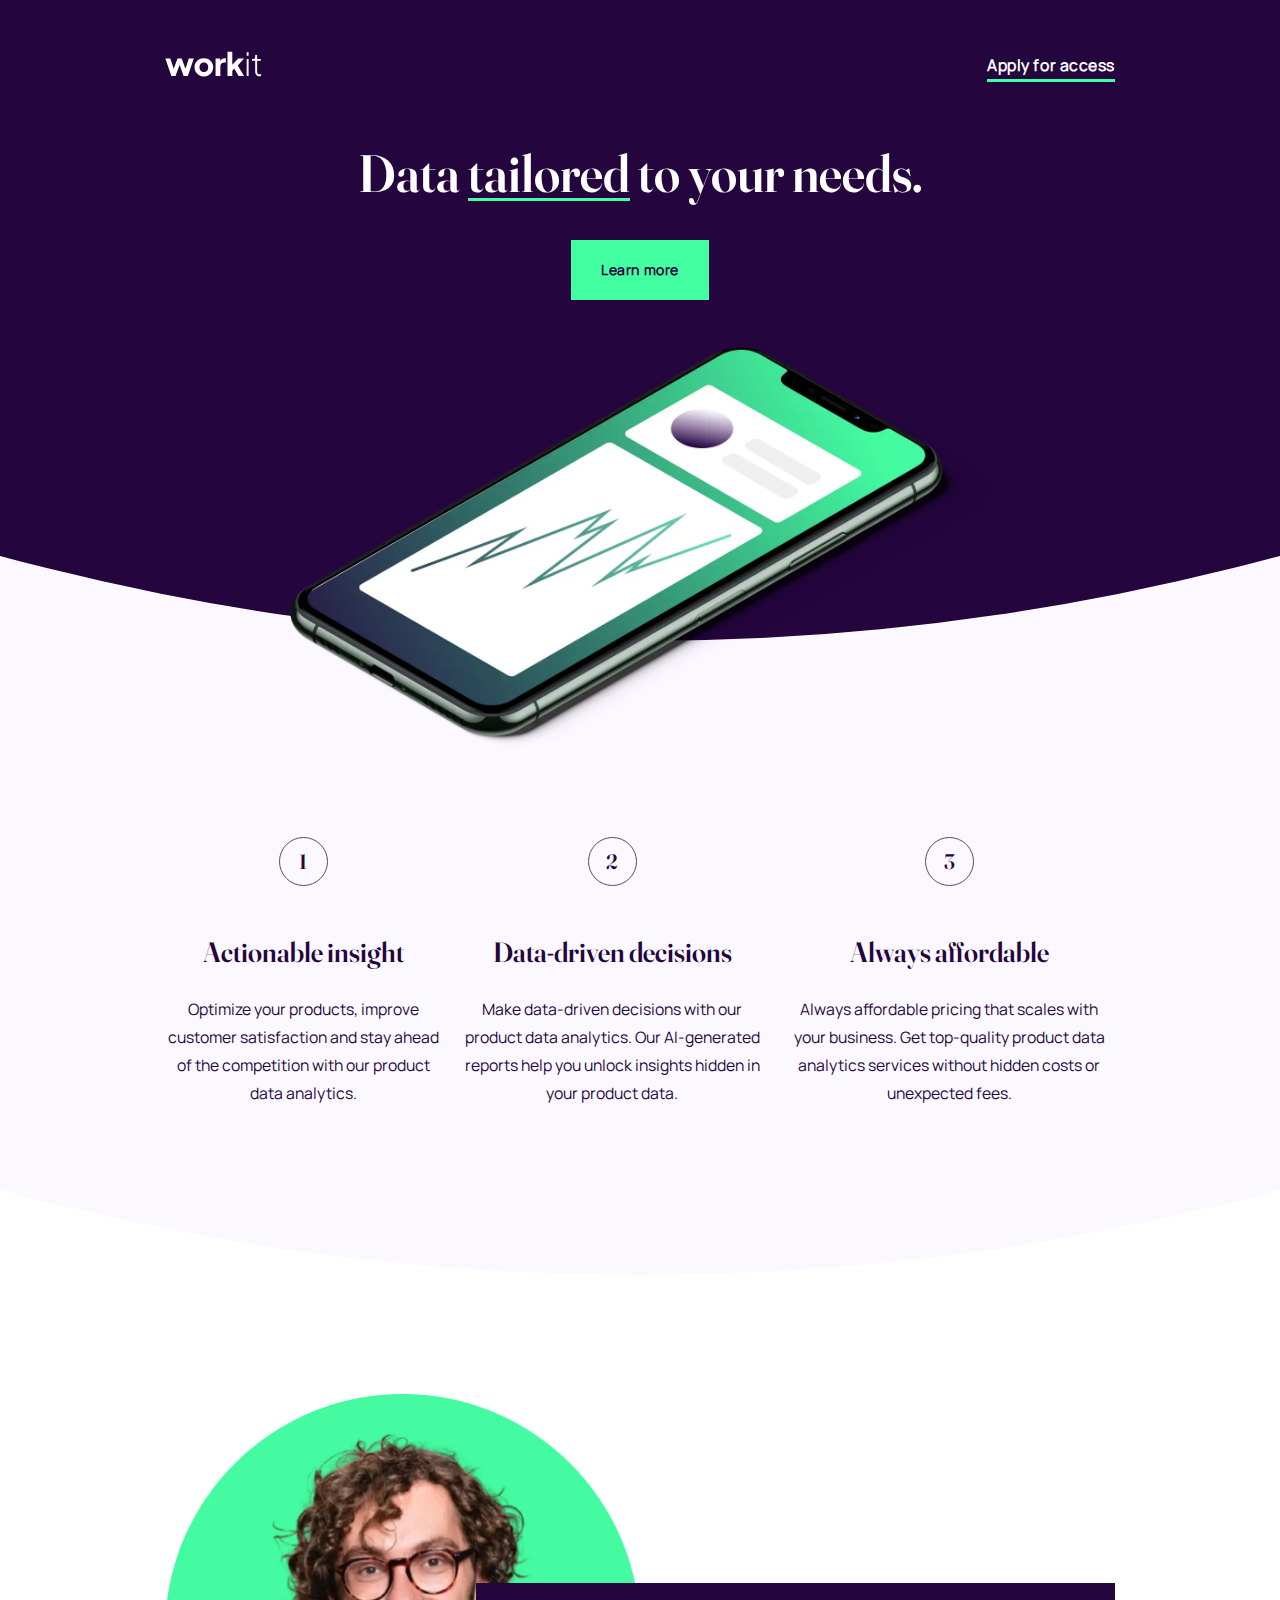
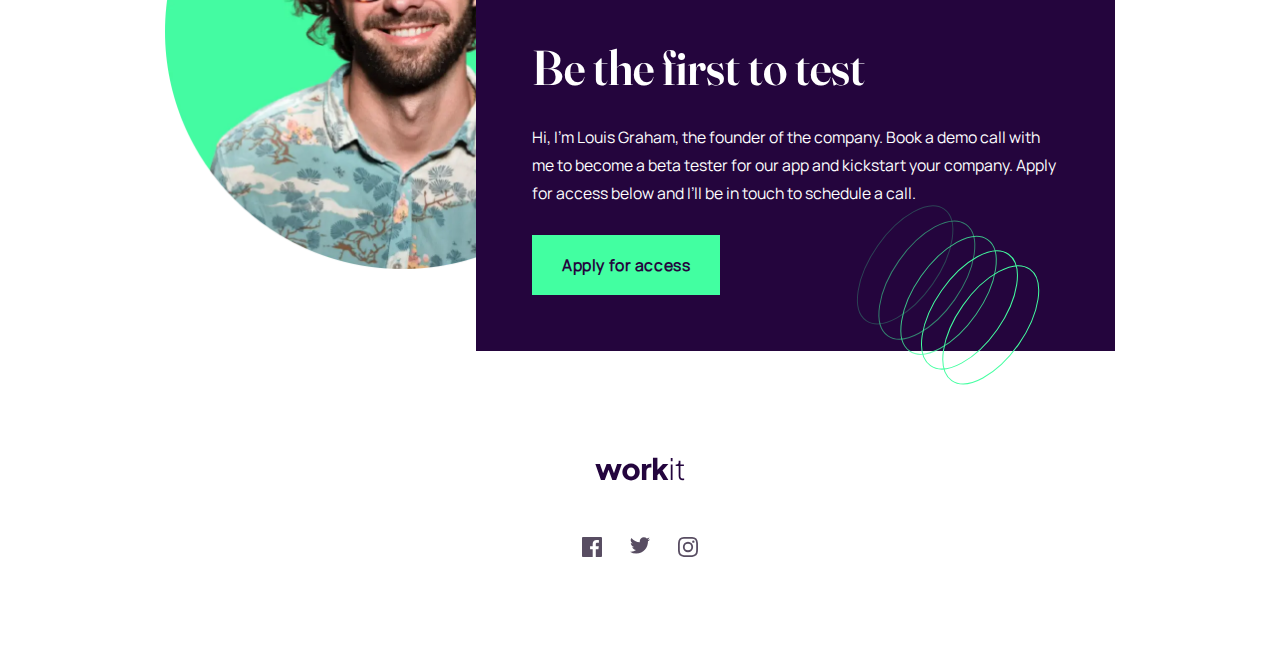
<file: index.html>
<!DOCTYPE html>
<html lang="en">
  <head>
    <meta charset="UTF-8" />
    <meta name="viewport" content="width=device-width, initial-scale=1.0" />

    <link
      rel="icon"
      type="image/png"
      sizes="32x32"
      href="./assets/images/favicon-32x32.png"
    />
    <link rel="stylesheet" href="styles/style.css" />
    <title>Frontend Mentor | Workit landing page</title>
    <meta name="google-site-verification" content="GYkfgUbqvdH84B3exIue-btTNwnUkGmZ2fWc9kNajP0" />
  </head>
  <body>
    <header>
      <div class="workit__header">
        <div class="workit__header-top">
          <a href="#">
            <img src="assets/images/logo-light.svg" alt="Logo Light" />
          </a>
          <nav>
            <ul class="workit__nav-list">
              <li>
                <a class="workit__nav-link" href="#"> Apply for access </a>
              </li>
            </ul>
          </nav>
        </div>
        <h1 class="workit__main-headline">
          Data <span class="underlined">tailored</span> to your needs.
        </h1>
        <a href="#" class="workit__learn-more-btn link-btn">Learn more</a>
      </div>
    </header>
    <main>
      <section class="workit__benefits">
        <ul class="workit__benefits-list">
          <li class="workit__benefits-item">
            <div>
              <h2 class="workit__benefits-header">Actionable insight</h2>
              <p class="workit__benefits-desc">
                Optimize your products, improve customer satisfaction and stay
                ahead of the competition with our product data analytics.
              </p>
            </div>
          </li>
          <li class="workit__benefits-item">
            <div>
              <h2 class="workit__benefits-header">Data-driven decisions</h2>
              <p class="workit__benefits-desc">
                Make data-driven decisions with our product data analytics. Our
                AI-generated reports help you unlock insights hidden in your
                product data.
              </p>
            </div>
          </li>
          <li class="workit__benefits-item">
            <div>
              <h2 class="workit__benefits-header">Always affordable</h2>
              <p class="workit__benefits-desc">
                Always affordable pricing that scales with your business. Get
                top-quality product data analytics services without hidden costs
                or unexpected fees.
              </p>
            </div>
          </li>
        </ul>
      </section>
      <section class="workit__cta">
        <div class="workit__cta-container">
          <div class="workit__cta-card">
            <h2 class="workit__cta-header">Be the first to test</h2>
            <p class="workit__cta-desc">
              Hi, I'm Louis Graham, the founder of the company. Book a demo call
              with me to become a beta tester for our app and kickstart your
              company. Apply for access below and I’ll be in touch to schedule a
              call.
            </p>
            <a href="#" class="workit__cta-link">Apply for access</a>
          </div>
        </div>
      </section>
      <footer>
        <div class="workit__footer">
          <a href="#" class="workit__footer-logo">
            <img src="assets/images/logo-dark.svg" alt="Dark Logo" width="90" />
          </a>
          <div class="workit__footer-contacts">
            <a href="#">
              <img alt="" src="assets/images/icon-facebook.svg" />
            </a>
            <a href="#">
              <img alt="" src="assets/images/icon-twitter.svg" />
            </a>
            <a href="#">
              <img alt="" src="assets/images/icon-instagram.svg" />
            </a>
          </div>
        </div>
      </footer>
    </main>

    <!-- Apply for access

  

  
  
  1

  Actionable insights
  
  Optimize your products, improve customer satisfaction and stay ahead of the competition 
  with our product data analytics.

  2

  Data-driven decisions

  Make data-driven decisions with our product data analytics. Our AI-generated reports help 
  you unlock insights hidden in your product data.

  3

  Always affordable

  Always affordable pricing that scales with your business. Get top-quality product data 
  analytics services without hidden costs or unexpected fees.

  Be the first to test

  Hi, I'm Louis Graham, the founder of the company. Book a demo call with me to become a 
  beta tester for our app and kickstart your company. Apply for access below and I’ll be 
  in touch to schedule a call.

  Apply for access -->
  </body>
</html>
</file>
<file: styles/style.css>
/* actor-regular - latin */
@font-face {
  font-display: swap;
  font-family: "Fraunces 144pt";
  font-style: normal;
  font-weight: semibold;
  src: url("../assets/fonts/fraunces/static/Fraunces_144pt-SemiBold.ttf") format("woff2");
  /* Chrome 36+, Opera 23+, Firefox 39+, Safari 12+, iOS 10+ */
}
@font-face {
  font-display: swap;
  font-family: "Manrope";
  font-style: normal;
  font-weight: regular;
  src: url("../assets/fonts/manrope/static/Manrope-Regular.ttf") format("woff2");
  /* Chrome 36+, Opera 23+, Firefox 39+, Safari 12+, iOS 10+ */
}
* {
  padding: 0;
  margin: 0;
  border: 0;
}

*,
*:before,
*:after {
  box-sizing: border-box;
}

:focus,
:active {
  outline: none;
}

a:focus,
a:active {
  outline: none;
}

nav,
footer,
header,
aside {
  display: block;
}

html,
body {
  height: 100%;
  font-size: 100%;
  line-height: 1;
  font-size: 14px;
  -ms-text-size-adjust: 100%;
  -moz-text-size-adjust: 100%;
  -webkit-text-size-adjust: 100%;
}

input,
button,
textarea {
  font-family: inherit;
}

input::-ms-clear {
  display: none;
}

button {
  cursor: pointer;
}

button::-moz-focus-inner {
  padding: 0;
  border: 0;
}

a,
a:visited {
  text-decoration: none;
}

a:hover {
  text-decoration: none;
}

ul li {
  list-style: none;
}

img {
  vertical-align: top;
}

h1,
h2,
h3,
h4,
h5,
h6 {
  font-family: "Fraunces 144pt";
  font-size: inherit;
  font-weight: inherit;
}

:root {
  --Dark-Purple: hsl(273,
      85%,
      13%);
  --Eucaplyptus: hsl(150,
      100%,
      63%);
  --Davys-Grey: hsl(271,
      12%,
      34%);
  --Ghost-White: hsl(276,
      100%,
      99%);
  --White: hsl(0,
      0%,
      100%);
}

body {
  width: 100%;
  background-color: var(--White);
  font-family: "Manrope";
  font-weight: 400;
  font-size: 18px;
}

header {
  width: 100%;
  position: relative;
  overflow: visible;
}
header::after {
  content: "";
  position: absolute;
  top: -8rem;
  bottom: 0rem;
  left: 0;
  right: 0;
  z-index: -1;
  background: url("../assets/images/workit-curve-1.svg") no-repeat;
  background-size: 350rem;
  background-position: bottom center;
}
@media screen and (max-width: 768px) {
  header::after {
    background-size: 200rem;
  }
}
@media screen and (max-width: 400px) {
  header::after {
    background-size: 100rem;
  }
}

.workit__header {
  box-sizing: border-box;
  padding: 3.62rem 2.5rem 4rem;
}
@media screen and (max-width: 768px) {
  .workit__header {
    padding: 2rem 2.5rem 2.5rem;
    padding-bottom: 2.5rem;
  }
}
@media screen and (max-width: 400px) {
  .workit__header {
    padding: 2rem 1rem 9.5rem;
  }
}
.workit__header::after {
  content: "";
  margin: auto;
  display: block;
  position: absolute;
  bottom: -34rem;
  left: 0;
  right: 0;
  height: 55rem;
  background: url("../assets/images/image-hero.webp") no-repeat;
  background-size: 50rem;
  background-position: center top;
}
@media screen and (max-width: 768px) {
  .workit__header::after {
    bottom: -44rem;
    height: 55rem;
    background-size: 32rem;
  }
}
@media screen and (max-width: 400px) {
  .workit__header::after {
    bottom: -50rem;
    background-size: 20rem;
  }
}
.workit__header-top {
  margin: auto;
  display: flex;
  justify-content: space-between;
  max-width: 950px;
}
.workit__nav-link {
  display: inline-block;
  color: var(--White);
  font-size: 1.125rem;
  font-weight: 700;
  line-height: 2rem;
  letter-spacing: 0.04rem;
  border-bottom: solid 0.25rem var(--Eucaplyptus);
}
@media screen and (max-width: 768px) {
  .workit__nav-link {
    font-size: 1rem;
    letter-spacing: 0.04rem;
  }
}
.workit__nav-link:hover {
  color: var(--Eucaplyptus);
}
.workit__main-headline {
  margin-top: 4rem;
  color: var(--White);
  text-align: center;
  font-size: 3.75rem;
  font-weight: semibold;
  line-height: 5rem;
  margin-bottom: 2.3rem;
}
@media screen and (max-width: 768px) {
  .workit__main-headline {
    margin-top: 3.8rem;
    color: var(--White);
    text-align: center;
    font-size: 3.75rem;
    font-weight: semibold;
    line-height: 5rem;
    margin-bottom: 2.44rem;
  }
}
@media screen and (max-width: 400px) {
  .workit__main-headline {
    margin-top: 4.4rem;
    margin-bottom: 2.5rem;
    font-size: 3.125rem;
    font-weight: semibold;
    line-height: 3.125rem;
  }
}
.workit__main-headline .underlined {
  display: inline-block;
  line-height: 3.5rem;
  border-bottom: solid 0.25rem var(--Eucaplyptus);
}
.workit__learn-more-btn {
  display: block;
  box-sizing: border-box;
  border: 2px solid transparent;
  width: -moz-max-content;
  width: max-content;
  background: var(--Eucaplyptus);
  padding: 1rem 2rem;
  margin: auto;
  color: var(--Dark-Purple);
  font-size: 1rem;
  font-weight: 700;
  line-height: 2rem;
  letter-spacing: 0.04rem;
  margin-bottom: 20.37rem;
  transition: 0.2s border, 0.2s background, 0.2s color;
}
@media screen and (max-width: 768px) {
  .workit__learn-more-btn {
    margin-bottom: 12.7rem;
  }
}
@media screen and (max-width: 400px) {
  .workit__learn-more-btn {
    margin-bottom: 0rem;
  }
}
.workit__learn-more-btn:hover {
  color: var(--Eucaplyptus);
  background: transparent;
  border: 2px solid var(--Eucaplyptus);
  box-sizing: border-box;
}
.workit__benefits {
  position: relative;
  padding: 14rem 2rem 12rem;
  display: block;
}
@media screen and (max-width: 768px) {
  .workit__benefits {
    padding: 12rem 6rem 6rem;
  }
}
@media screen and (max-width: 400px) {
  .workit__benefits {
    padding: 9.7rem 1rem 4rem;
  }
}
.workit__benefits::after {
  content: "";
  position: absolute;
  top: -8rem;
  bottom: 0rem;
  left: 0;
  right: 0;
  z-index: -2;
  background: url("../assets/images/workit-curve-2.svg") no-repeat;
  background-size: 350rem;
  background-position: bottom center;
}
@media screen and (max-width: 768px) {
  .workit__benefits::after {
    background-size: 200rem;
  }
}
@media screen and (max-width: 400px) {
  .workit__benefits::after {
    background-size: 100rem;
  }
}
.workit__benefits-list {
  max-width: 950px;
  margin: auto;
  display: flex;
  gap: 1rem;
  counter-reset: list;
  align-items: flex-start;
}
@media screen and (max-width: 768px) {
  .workit__benefits-list {
    flex-direction: column;
    justify-content: stretch;
    gap: 3rem;
  }
}
@media screen and (max-width: 400px) {
  .workit__benefits-list {
    gap: 2.5rem;
  }
}
.workit__benefits-item {
  display: flex;
  flex-direction: column;
}
@media screen and (max-width: 768px) {
  .workit__benefits-item {
    flex-direction: row;
    gap: 2rem;
  }
}
@media screen and (max-width: 400px) {
  .workit__benefits-item {
    flex-direction: column;
  }
}
.workit__benefits-item:before {
  color: var(--Dark-Purple);
  font-family: "Fraunces 144pt";
  font-size: 1.5rem;
  font-weight: 600;
  display: flex;
  justify-content: center;
  align-items: center;
  margin: auto;
  width: 3.5rem;
  height: 3.5rem;
  border: var(--Davys-Grey) solid 1px;
  border-radius: 50%;
  counter-increment: list;
  content: counter(list);
}
@media screen and (max-width: 768px) {
  .workit__benefits-item:before {
    min-width: 3rem;
    height: 2.875rem;
  }
}
@media screen and (max-width: 768px) {
  .workit__benefits-item:before {
    width: 3rem;
    height: 2.875rem;
  }
}
.workit__benefits-header {
  color: var(--Dark-Purple);
  text-align: center;
  font-size: 2rem;
  font-weight: 600;
  line-height: 2.5rem;
  margin-top: 3.5rem;
}
@media screen and (max-width: 768px) {
  .workit__benefits-header {
    font-size: 1.75rem;
    line-height: 2.25rem;
    text-align: left;
    margin-top: 0;
  }
}
@media screen and (max-width: 400px) {
  .workit__benefits-header {
    text-align: center;
    margin-top: 1.5rem;
  }
}
.workit__benefits-desc {
  color: var(--Dark-Purple);
  text-align: center;
  font-size: 1.125rem;
  font-weight: 400;
  line-height: 2rem;
  margin-top: 1.75rem;
  /* 177.778% */
  /* 175% */
}
@media screen and (max-width: 768px) {
  .workit__benefits-desc {
    color: var(--Davys-Grey);
    text-align: left;
    font-size: 1rem;
    line-height: 1.75rem;
    margin-top: 1rem;
  }
}
@media screen and (max-width: 400px) {
  .workit__benefits-desc {
    text-align: center;
  }
}
.workit__cta {
  padding: 2rem 2.5rem 0rem;
}
@media screen and (max-width: 768px) {
  .workit__cta {
    padding-top: 1rem;
  }
}
@media screen and (max-width: 400px) {
  .workit__cta {
    padding: 0.7rem 1rem 0rem;
  }
}
.workit__cta-container {
  background: url("../assets/images/image-founder.webp") no-repeat;
  background-size: 50%;
  background-position: top 6.5rem left;
  display: flex;
  justify-content: flex-end;
  margin: auto;
  max-width: 950px;
}
@media screen and (max-width: 768px) {
  .workit__cta-container {
    background-size: 20rem;
  }
}
@media screen and (max-width: 400px) {
  .workit__cta-container {
    background-size: 80%;
    background-position: top 6.5rem center;
  }
}
.workit__cta-card {
  text-align: left;
  position: relative;
  padding: 4rem;
  width: 45.625rem;
  background: var(--Dark-Purple);
  background-position: right bottom -6rem;
  overflow: visible;
  margin-top: 20rem;
  bottom: 0;
  right: 0;
}
@media screen and (max-width: 768px) {
  .workit__cta-card {
    padding: 3rem 3.5rem 3.5rem;
    max-width: 32.125rem;
    margin-top: 20rem;
  }
}
@media screen and (max-width: 400px) {
  .workit__cta-card {
    width: 100%;
    padding: 2rem;
    text-align: center;
    margin-top: 90%;
  }
}
.workit__cta-card::after {
  content: "";
  left: 0;
  right: 0;
  height: 15rem;
  bottom: -3.5rem;
  position: absolute;
  background: url("../assets/images/bg-pattern-3.svg") no-repeat;
  background-position: right 4rem center;
}
@media screen and (max-width: 768px) {
  .workit__cta-card::after {
    background-position: right 1rem center;
    bottom: -5.5rem;
  }
}
@media screen and (max-width: 400px) {
  .workit__cta-card::after {
    background-position: right 1rem center;
    bottom: -5.5rem;
    background: none;
  }
}
.workit__cta-header {
  color: var(--White);
  font-size: 3.5rem;
  font-weight: 600;
  line-height: 4rem;
}
@media screen and (max-width: 768px) {
  .workit__cta-header {
    font-size: 3rem;
    line-height: 3.5rem;
  }
}
@media screen and (max-width: 400px) {
  .workit__cta-header {
    text-align: center;
    font-size: 2rem;
    line-height: 2.5rem;
  }
}
.workit__cta-desc {
  color: var(--White);
  font-size: 1.125rem;
  line-height: 2rem;
  margin-top: 2rem;
}
@media screen and (max-width: 768px) {
  .workit__cta-desc {
    font-size: 1rem;
    line-height: 1.75rem;
    margin-top: 1.5rem;
  }
}
@media screen and (max-width: 400px) {
  .workit__cta-desc {
    text-align: center;
    margin-top: 1rem;
  }
}
.workit__cta-link {
  position: relative;
  z-index: 1;
  box-sizing: border-box;
  border: 2px solid transparent;
  display: inline-block;
  width: -moz-fit-content;
  width: fit-content;
  background: var(--Eucaplyptus);
  padding: 1rem 2rem;
  margin: auto;
  margin-top: 2rem;
  color: var(--Dark-Purple);
  text-align: center;
  font-size: 1.125rem;
  font-weight: 700;
  line-height: 2rem;
  letter-spacing: 0.04rem;
  transition: 0.2s border, 0.2s background, 0.2s color;
}
@media screen and (max-width: 768px) {
  .workit__cta-link {
    font-size: 1rem;
    padding: 0.5rem 1.5rem;
    letter-spacing: -0.035rem;
    margin-top: 1.5rem;
  }
}
.workit__cta-link:hover {
  color: var(--Eucaplyptus);
  background: transparent;
  border: 2px solid var(--Eucaplyptus);
  box-sizing: border-box;
}
.workit__footer {
  padding: 7.6rem 2.5rem 7rem;
}
@media screen and (max-width: 768px) {
  .workit__footer {
    padding: 5rem 2.5rem 7.7rem;
  }
}
@media screen and (max-width: 400px) {
  .workit__footer {
    padding: 4.7rem 1rem 4.1rem;
  }
}
.workit__footer-logo {
  margin-top: 7.6rem;
  display: block;
  width: -moz-fit-content;
  width: fit-content;
  margin: auto;
}
.workit__footer-contacts {
  margin-top: 4rem;
  display: flex;
  justify-content: center;
  gap: 2rem;
}/*# sourceMappingURL=style.css.map */
</file>
